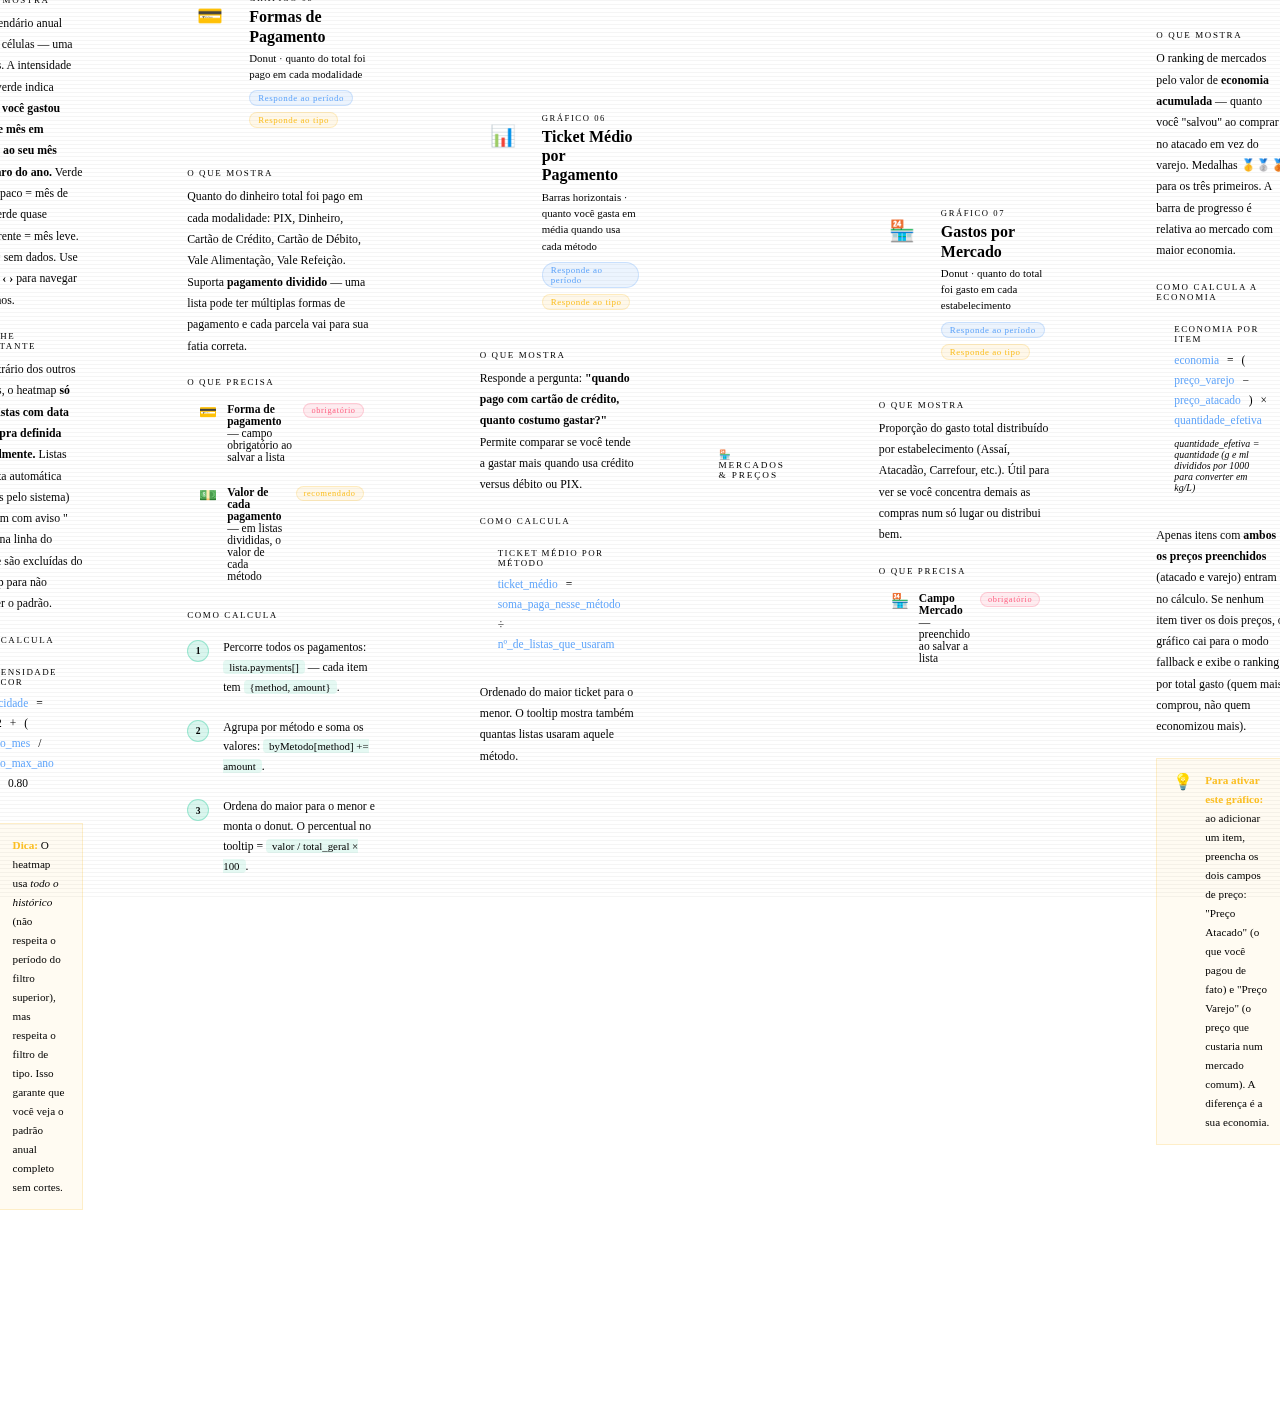
<file: ajuda.html>
<!DOCTYPE html>
<html lang="pt-BR" data-theme="dark">
<head>
<meta charset="UTF-8">
<meta name="viewport" content="width=device-width,initial-scale=1">
<title>Guia dos Gráficos · Lista Inteligente</title>
<link rel="stylesheet" href="styles.css">
<style>
/* ── PAGE SHELL ─────────────────────────────────────────────────── */
*,*::before,*::after{box-sizing:border-box;margin:0;padding:0}

body {
  font-family: var(--mono);
  background: var(--bg);
  color: var(--txt);
  min-height: 100vh;
  overflow-x: hidden;
}

/* scan-line texture overlay */
body::before {
  content:'';
  position:fixed;inset:0;pointer-events:none;
  background:repeating-linear-gradient(
    0deg,
    transparent,
    transparent 3px,
    rgba(0,0,0,.04) 3px,
    rgba(0,0,0,.04) 4px
  );
  z-index:0;
}

/* ── TOP NAV ────────────────────────────────────────────────────── */
.g-nav {
  position: sticky; top: 0; z-index: 100;
  background: var(--bg);
  border-bottom: 1px solid var(--ln2);
  display: flex; align-items: center; gap: 16px;
  padding: 12px 28px;
  backdrop-filter: blur(12px);
}
.g-nav-back {
  display: flex; align-items: center; gap: 7px;
  font-size: .72rem; color: var(--txt-2);
  text-decoration: none;
  padding: 5px 10px;
  border: 1px solid var(--ln2);
  border-radius: var(--rs);
  transition: border-color var(--t), color var(--t);
}
.g-nav-back:hover { border-color: var(--accent); color: var(--accent); }
.g-nav-title {
  font-size: .76rem; font-weight: 700;
  letter-spacing: .12em; text-transform: uppercase;
  color: var(--txt);
}
.g-nav-badge {
  margin-left: auto;
  font-size: .58rem; padding: 3px 9px;
  background: rgba(0,196,140,.12);
  color: var(--accent);
  border: 1px solid rgba(0,196,140,.25);
  border-radius: 20px;
  letter-spacing: .08em;
}

/* ── HERO ───────────────────────────────────────────────────────── */
.g-hero {
  padding: 56px 28px 40px;
  max-width: 860px; margin: 0 auto;
  position: relative; z-index: 1;
}
.g-hero-eyebrow {
  font-size: .6rem; letter-spacing: .2em; text-transform: uppercase;
  color: var(--accent); margin-bottom: 14px;
  display: flex; align-items: center; gap: 8px;
}
.g-hero-eyebrow::before {
  content: ''; display: block;
  width: 28px; height: 1px; background: var(--accent);
}
.g-hero h1 {
  font-size: clamp(1.6rem, 4vw, 2.6rem);
  font-weight: 800; line-height: 1.15;
  letter-spacing: -.02em;
  color: var(--txt);
  margin-bottom: 20px;
}
.g-hero h1 em {
  font-style: normal;
  color: var(--accent);
}
.g-hero-lead {
  font-size: .82rem; line-height: 1.8;
  color: var(--txt-2); max-width: 600px;
  font-family: var(--mono);
}
.g-hero-stats {
  display: flex; gap: 24px; margin-top: 32px; flex-wrap: wrap;
}
.g-hstat {
  display: flex; flex-direction: column; gap: 3px;
}
.g-hstat-val {
  font-size: 1.4rem; font-weight: 800; color: var(--txt);
  line-height: 1;
}
.g-hstat-lbl {
  font-size: .58rem; letter-spacing: .15em;
  text-transform: uppercase; color: var(--txt-3);
}

/* ── TOC ────────────────────────────────────────────────────────── */
.g-toc {
  max-width: 860px; margin: 0 auto 40px;
  padding: 0 28px;
  position: relative; z-index: 1;
}
.g-toc-inner {
  border: 1px solid var(--ln2);
  border-radius: var(--rc);
  padding: 20px 24px;
  background: var(--bg-card);
}
.g-toc-title {
  font-size: .62rem; letter-spacing: .18em;
  text-transform: uppercase; color: var(--txt-3);
  margin-bottom: 14px;
}
.g-toc-grid {
  display: grid;
  grid-template-columns: repeat(auto-fill, minmax(190px, 1fr));
  gap: 6px;
}
.g-toc-link {
  display: flex; align-items: center; gap: 8px;
  font-size: .68rem; color: var(--txt-2);
  text-decoration: none;
  padding: 6px 8px;
  border-radius: var(--rs);
  transition: background var(--t), color var(--t);
  white-space: nowrap; overflow: hidden; text-overflow: ellipsis;
}
.g-toc-link:hover { background: rgba(0,196,140,.08); color: var(--accent); }
.g-toc-link .toc-ico { font-size: .9rem; flex-shrink: 0; }
.g-toc-link .toc-num {
  font-size: .52rem; color: var(--txt-3);
  background: var(--bgr); border-radius: 4px;
  padding: 1px 5px; flex-shrink: 0;
}

/* ── SECTION DIVIDER ────────────────────────────────────────────── */
.g-section-label {
  max-width: 860px; margin: 48px auto 20px;
  padding: 0 28px;
  display: flex; align-items: center; gap: 14px;
  font-size: .58rem; letter-spacing: .2em;
  text-transform: uppercase; color: var(--txt-3);
  position: relative; z-index: 1;
}
.g-section-label::after {
  content: ''; flex: 1;
  height: 1px; background: var(--ln2);
}

/* ── CHART CARD ─────────────────────────────────────────────────── */
.g-card {
  max-width: 860px; margin: 0 auto 20px;
  padding: 0 28px;
  position: relative; z-index: 1;
}
.g-card-inner {
  background: var(--bg-card);
  border: 1px solid var(--ln2);
  border-radius: var(--rc);
  overflow: hidden;
  transition: border-color var(--t);
}
.g-card-inner:hover { border-color: rgba(0,196,140,.3); }

.g-card-head {
  display: flex; align-items: flex-start; gap: 16px;
  padding: 22px 24px 18px;
  border-bottom: 1px solid var(--ln2);
}
.g-card-ico-wrap {
  width: 46px; height: 46px; flex-shrink: 0;
  border-radius: 12px;
  display: flex; align-items: center; justify-content: center;
  font-size: 1.3rem;
  background: var(--bgr);
  border: 1px solid var(--ln2);
}
.g-card-meta { flex: 1; min-width: 0; }
.g-card-num {
  font-size: .54rem; letter-spacing: .18em;
  text-transform: uppercase; color: var(--txt-3);
  margin-bottom: 4px;
}
.g-card-name {
  font-size: 1rem; font-weight: 700;
  color: var(--txt); line-height: 1.2;
}
.g-card-tagline {
  font-size: .68rem; color: var(--txt-2);
  margin-top: 4px; line-height: 1.5;
}
.g-card-scope {
  display: flex; gap: 6px; flex-wrap: wrap; margin-top: 8px;
}
.g-tag {
  font-size: .56rem; padding: 2px 8px;
  border-radius: 20px;
  letter-spacing: .06em;
}
.g-tag-period { background: rgba(96,165,250,.12); color: #60A5FA; border: 1px solid rgba(96,165,250,.25); }
.g-tag-type   { background: rgba(251,191,36,.1);  color: #FBBF24; border: 1px solid rgba(251,191,36,.22); }
.g-tag-all    { background: rgba(0,196,140,.1);   color: var(--accent); border: 1px solid rgba(0,196,140,.22); }

.g-card-body { padding: 22px 24px; display: flex; flex-direction: column; gap: 20px; }

/* ── BLOCK: WHAT ────────────────────────────────────────────────── */
.g-block { display: flex; flex-direction: column; gap: 8px; }
.g-block-lbl {
  font-size: .56rem; letter-spacing: .18em;
  text-transform: uppercase; color: var(--txt-3);
  display: flex; align-items: center; gap: 8px;
}
.g-block-lbl::after {
  content: ''; flex: 1; height: 1px;
  background: var(--ln2);
}
.g-block-text {
  font-size: .74rem; line-height: 1.8;
  color: var(--txt-2);
}
.g-block-text strong { color: var(--txt); font-weight: 600; }

/* ── FORMULA BOX ────────────────────────────────────────────────── */
.g-formula {
  background: var(--bgr);
  border: 1px solid var(--ln2);
  border-left: 3px solid var(--accent);
  border-radius: 0 var(--rs) var(--rs) 0;
  padding: 14px 18px;
  display: flex; flex-direction: column; gap: 6px;
}
.g-formula-title {
  font-size: .56rem; letter-spacing: .16em;
  text-transform: uppercase; color: var(--accent);
  margin-bottom: 4px;
}
.g-formula-line {
  font-size: .72rem; color: var(--txt);
  font-family: var(--mono);
  display: flex; align-items: baseline; gap: 8px;
  flex-wrap: wrap;
}
.g-formula-line .op   { color: var(--txt-3); }
.g-formula-line .var  { color: #60A5FA; }
.g-formula-line .val  { color: var(--accent); }
.g-formula-line .note { font-size: .62rem; color: var(--txt-3); font-style: italic; }

/* ── INGREDIENTS LIST ───────────────────────────────────────────── */
.g-ingr { display: flex; flex-direction: column; gap: 7px; }
.g-ingr-row {
  display: flex; align-items: flex-start; gap: 10px;
  font-size: .72rem; color: var(--txt-2);
  padding: 8px 12px;
  background: var(--bgr);
  border: 1px solid var(--ln2);
  border-radius: var(--rs);
}
.g-ingr-ico { font-size: .9rem; flex-shrink: 0; margin-top: 1px; }
.g-ingr-label { font-weight: 600; color: var(--txt); margin-right: 4px; }
.g-ingr-req {
  margin-left: auto; flex-shrink: 0;
  font-size: .52rem; padding: 2px 7px;
  border-radius: 20px;
  letter-spacing: .08em;
}
.req-must { background: rgba(255,99,132,.12); color: #FF6384; border: 1px solid rgba(255,99,132,.25); }
.req-nice { background: rgba(251,191,36,.10); color: #FBBF24; border: 1px solid rgba(251,191,36,.22); }
.req-auto { background: rgba(148,163,184,.10); color: #94A3B8; border: 1px solid rgba(148,163,184,.2); }

/* ── STEPS ──────────────────────────────────────────────────────── */
.g-steps { display: flex; flex-direction: column; gap: 0; }
.g-step {
  display: flex; gap: 14px;
  padding: 10px 0;
  border-bottom: 1px dashed var(--ln2);
}
.g-step:last-child { border-bottom: none; }
.g-step-num {
  width: 22px; height: 22px; flex-shrink: 0;
  border-radius: 50%;
  background: rgba(0,196,140,.15);
  border: 1px solid rgba(0,196,140,.3);
  display: flex; align-items: center; justify-content: center;
  font-size: .6rem; font-weight: 700; color: var(--accent);
  margin-top: 2px;
}
.g-step-text {
  font-size: .73rem; line-height: 1.7; color: var(--txt-2);
}
.g-step-text strong { color: var(--txt); }
.g-step-text code {
  font-family: var(--mono);
  font-size: .68rem;
  background: rgba(0,196,140,.1);
  color: var(--accent);
  padding: 1px 6px; border-radius: 4px;
}

/* ── TIP BOX ────────────────────────────────────────────────────── */
.g-tip {
  display: flex; gap: 12px; align-items: flex-start;
  padding: 12px 16px;
  background: rgba(251,191,36,.06);
  border: 1px solid rgba(251,191,36,.2);
  border-radius: var(--rs);
}
.g-tip-ico { font-size: 1rem; flex-shrink: 0; margin-top: 1px; }
.g-tip-text { font-size: .70rem; line-height: 1.7; color: var(--txt-2); }
.g-tip-text strong { color: #FBBF24; }

/* ── EXAMPLE ROW (mini visual) ──────────────────────────────────── */
.g-example {
  background: var(--bgr);
  border: 1px solid var(--ln2);
  border-radius: var(--rs);
  padding: 14px 16px;
}
.g-example-title {
  font-size: .56rem; letter-spacing: .16em;
  text-transform: uppercase; color: var(--txt-3);
  margin-bottom: 12px;
}
.g-ex-bars { display: flex; gap: 4px; align-items: flex-end; height: 48px; }
.g-ex-bar {
  flex: 1; border-radius: 3px 3px 0 0;
  background: rgba(0,196,140,.35);
  transition: background var(--t);
  position: relative;
}
.g-ex-bar.peak { background: rgba(0,196,140,.92); }
.g-ex-bar::after {
  content: attr(data-v);
  position: absolute; bottom: -18px; left: 50%;
  transform: translateX(-50%);
  font-size: .52rem; color: var(--txt-3);
  white-space: nowrap;
}
.g-ex-bar-wrap { overflow: visible; padding-bottom: 22px; }

/* ── CONFIDENCE CHIP ────────────────────────────────────────────── */
.g-conf-row {
  display: flex; gap: 8px; flex-wrap: wrap;
}
.g-conf-chip {
  display: flex; align-items: center; gap: 6px;
  padding: 6px 12px;
  border-radius: var(--rs);
  border: 1px solid var(--ln2);
  font-size: .66rem;
}
.conf-high { background: rgba(0,196,140,.08); color: var(--accent); border-color: rgba(0,196,140,.25); }
.conf-med  { background: rgba(251,191,36,.08); color: #FBBF24;    border-color: rgba(251,191,36,.25); }
.conf-low  { background: rgba(255,99,132,.08); color: #FF6384;    border-color: rgba(255,99,132,.25); }

/* ── BOTTOM CTA ─────────────────────────────────────────────────── */
.g-cta {
  max-width: 860px; margin: 48px auto 0;
  padding: 0 28px 64px;
  position: relative; z-index: 1;
}
.g-cta-inner {
  background: var(--bg-card);
  border: 1px solid var(--ln2);
  border-radius: var(--rc);
  padding: 36px 32px;
  display: flex; align-items: center; gap: 24px;
  flex-wrap: wrap;
}
.g-cta-text h3 { font-size: 1rem; font-weight: 700; color: var(--txt); margin-bottom: 6px; }
.g-cta-text p  { font-size: .72rem; color: var(--txt-2); line-height: 1.6; }
.g-cta-btn {
  margin-left: auto;
  padding: 10px 22px;
  background: var(--accent);
  color: #000; font-family: var(--mono); font-size: .72rem; font-weight: 700;
  border: none; border-radius: var(--rs); cursor: pointer;
  text-decoration: none;
  white-space: nowrap;
  transition: opacity var(--t);
}
.g-cta-btn:hover { opacity: .85; }

/* ── SCROLLBAR ──────────────────────────────────────────────────── */
::-webkit-scrollbar { width: 6px; height: 6px; }
::-webkit-scrollbar-track { background: transparent; }
::-webkit-scrollbar-thumb { background: var(--ln2); border-radius: 3px; }
::-webkit-scrollbar-thumb:hover { background: var(--accent); }

/* ── RESPONSIVE ─────────────────────────────────────────────────── */
@media(max-width:600px) {
  .g-nav { padding: 10px 14px; }
  .g-hero, .g-toc, .g-card, .g-section-label, .g-cta { padding-left: 14px; padding-right: 14px; }
  .g-card-head { padding: 16px; }
  .g-card-body { padding: 16px; }
  .g-toc-grid  { grid-template-columns: 1fr 1fr; }
  .g-hero h1   { font-size: 1.6rem; }
  .g-cta-btn   { margin-left: 0; }
}
</style>
</head>
<body>

<!-- NAV -->
<nav class="g-nav">
  <a class="g-nav-back" href="dashboard.html">← Dashboard</a>
  <span class="g-nav-title">Guia de Gráficos</span>
  <span class="g-nav-badge">13 gráficos</span>
</nav>

<!-- HERO -->
<header class="g-hero">
  <div class="g-hero-eyebrow">Documentação interna · v3.0</div>
  <h1>Como cada gráfico<br><em>chega no resultado</em></h1>
  <p class="g-hero-lead">
    Entenda de onde vêm os números, qual dado alimenta cada visualização,
    como as fórmulas funcionam e o que você precisa registrar para que
    o dashboard faça sentido no seu dia a dia.
  </p>
  <div class="g-hero-stats">
    <div class="g-hstat"><span class="g-hstat-val">13</span><span class="g-hstat-lbl">Gráficos</span></div>
    <div class="g-hstat"><span class="g-hstat-val">4</span><span class="g-hstat-lbl">Seções</span></div>
    <div class="g-hstat"><span class="g-hstat-val">2</span><span class="g-hstat-lbl">Algoritmos preditivos</span></div>
    <div class="g-hstat"><span class="g-hstat-val">1</span><span class="g-hstat-lbl">Fonte de dados</span></div>
  </div>
</header>

<!-- TOC -->
<section class="g-toc">
  <div class="g-toc-inner">
    <div class="g-toc-title">Índice rápido</div>
    <div class="g-toc-grid">
      <a class="g-toc-link" href="#s01"><span class="toc-ico">📊</span><span class="toc-num">01</span> Gasto Mensal</a>
      <a class="g-toc-link" href="#s02"><span class="toc-ico">📈</span><span class="toc-num">02</span> Evolução de Gastos</a>
      <a class="g-toc-link" href="#s03"><span class="toc-ico">🏷️</span><span class="toc-num">03</span> Gastos por Categoria</a>
      <a class="g-toc-link" href="#s04"><span class="toc-ico">🌡️</span><span class="toc-num">04</span> Mapa de Calor</a>
      <a class="g-toc-link" href="#s05"><span class="toc-ico">💳</span><span class="toc-num">05</span> Formas de Pagamento</a>
      <a class="g-toc-link" href="#s06"><span class="toc-ico">📊</span><span class="toc-num">06</span> Ticket Médio</a>
      <a class="g-toc-link" href="#s07"><span class="toc-ico">🏪</span><span class="toc-num">07</span> Gastos por Mercado</a>
      <a class="g-toc-link" href="#s08"><span class="toc-ico">🥇</span><span class="toc-num">08</span> Economia por Mercado</a>
      <a class="g-toc-link" href="#s09"><span class="toc-ico">📉</span><span class="toc-num">09</span> Tendência de Inflação</a>
      <a class="g-toc-link" href="#s10"><span class="toc-ico">🔮</span><span class="toc-num">10</span> Previsão do Próximo Mês</a>
      <a class="g-toc-link" href="#s11"><span class="toc-ico">💹</span><span class="toc-num">11</span> Evolução de Preços</a>
      <a class="g-toc-link" href="#s12"><span class="toc-ico">📦</span><span class="toc-num">12</span> Top Produtos</a>
      <a class="g-toc-link" href="#s13"><span class="toc-ico">🕒</span><span class="toc-num">13</span> Linha do Tempo</a>
    </div>
  </div>
</section>

<!-- ════ SEÇÃO 1 · GASTOS ══════════════════════════════════════════ -->
<div class="g-section-label">💰 Gastos &amp; Evolução</div>

<!-- 01 GASTO MENSAL -->
<div class="g-card" id="s01">
  <div class="g-card-inner">
    <div class="g-card-head">
      <div class="g-card-ico-wrap">📊</div>
      <div class="g-card-meta">
        <div class="g-card-num">Gráfico 01</div>
        <div class="g-card-name">Gasto Mensal</div>
        <div class="g-card-tagline">Barras verticais agrupadas por mês · barra mais brilhante = mês de pico</div>
        <div class="g-card-scope">
          <span class="g-tag g-tag-period">Responde ao período</span>
          <span class="g-tag g-tag-type">Responde ao tipo</span>
        </div>
      </div>
    </div>
    <div class="g-card-body">
      <div class="g-block">
        <div class="g-block-lbl">O que mostra</div>
        <div class="g-block-text">
          O total gasto em compras a cada mês. Cada barra representa <strong>a soma de todas as listas</strong>
          salvas naquele mês. A barra mais verde e opaca é automaticamente o mês com o maior gasto.
          O tooltip mostra também a variação percentual em relação ao mês anterior — útil para notar tendências.
        </div>
      </div>
      <div class="g-block">
        <div class="g-block-lbl">O que precisa</div>
        <div class="g-ingr">
          <div class="g-ingr-row">
            <span class="g-ingr-ico">🗓️</span>
            <span><span class="g-ingr-label">Data de compra</span> — definida no campo "Data de Compra" ao salvar</span>
            <span class="g-ingr-req req-must">obrigatório</span>
          </div>
          <div class="g-ingr-row">
            <span class="g-ingr-ico">💰</span>
            <span><span class="g-ingr-label">Total da lista</span> — soma automática dos preços dos itens</span>
            <span class="g-ingr-req req-must">obrigatório</span>
          </div>
        </div>
      </div>
      <div class="g-block">
        <div class="g-block-lbl">Como calcula</div>
        <div class="g-steps">
          <div class="g-step"><div class="g-step-num">1</div><div class="g-step-text">Pega todas as listas no <strong>período selecionado</strong> (filtro de datas ou predefinido).</div></div>
          <div class="g-step"><div class="g-step-num">2</div><div class="g-step-text">Agrupa por <code>AAAA-MM</code> (chave ano-mês) e soma os totais: <code>byMes[chave] += lista.total</code>.</div></div>
          <div class="g-step"><div class="g-step-num">3</div><div class="g-step-text">Ordena as chaves cronologicamente e renderiza uma barra para cada mês.</div></div>
          <div class="g-step"><div class="g-step-num">4</div><div class="g-step-text">A variação <code>Δ%</code> no tooltip é <code>(mês atual − mês anterior) / mês anterior × 100</code>.</div></div>
        </div>
      </div>
      <div class="g-tip">
        <span class="g-tip-ico">💡</span>
        <span class="g-tip-text"><strong>Dica:</strong> Use sempre o campo "Data de Compra" ao salvar. Se não preencher, o sistema usa a data em que a lista foi criada, que pode não refletir quando você foi ao mercado de fato.</span>
      </div>
    </div>
  </div>
</div>

<!-- 02 EVOLUÇÃO DE GASTOS -->
<div class="g-card" id="s02">
  <div class="g-card-inner">
    <div class="g-card-head">
      <div class="g-card-ico-wrap">📈</div>
      <div class="g-card-meta">
        <div class="g-card-num">Gráfico 02</div>
        <div class="g-card-name">Evolução de Gastos</div>
        <div class="g-card-tagline">Linha acumulada (azul) + barras por lista (verde) · eixos duplos</div>
        <div class="g-card-scope">
          <span class="g-tag g-tag-period">Responde ao período</span>
          <span class="g-tag g-tag-type">Responde ao tipo</span>
        </div>
      </div>
    </div>
    <div class="g-card-body">
      <div class="g-block">
        <div class="g-block-lbl">O que mostra</div>
        <div class="g-block-text">
          <strong>Duas informações simultâneas:</strong> as barras verdes mostram o valor de cada lista individualmente;
          a linha azul mostra o <strong>acumulado total</strong> crescendo ao longo do tempo.
          Eixo Y esquerdo = acumulado; eixo Y direito = valor por lista.
          Ótimo para ver se os gastos individuais estão crescendo ou se o acumulado acelera.
        </div>
      </div>
      <div class="g-block">
        <div class="g-block-lbl">Como calcula</div>
        <div class="g-steps">
          <div class="g-step"><div class="g-step-num">1</div><div class="g-step-text">Ordena todas as listas do período <strong>cronologicamente</strong> pela data de compra.</div></div>
          <div class="g-step"><div class="g-step-num">2</div><div class="g-step-text">Para cada lista, adiciona ao acumulado: <code>acumulado += lista.total</code> — gera a linha azul.</div></div>
          <div class="g-step"><div class="g-step-num">3</div><div class="g-step-text">Os valores individuais de cada lista viram as barras verdes no eixo Y2.</div></div>
        </div>
      </div>
      <div class="g-tip">
        <span class="g-tip-ico">💡</span>
        <span class="g-tip-text"><strong>Interpretação:</strong> Se a linha azul cresce em degraus cada vez maiores, suas compras individuais estão ficando mais caras. Degraus constantes significam gastos estáveis.</span>
      </div>
    </div>
  </div>
</div>

<!-- 03 CATEGORIAS -->
<div class="g-card" id="s03">
  <div class="g-card-inner">
    <div class="g-card-head">
      <div class="g-card-ico-wrap">🏷️</div>
      <div class="g-card-meta">
        <div class="g-card-num">Gráfico 03</div>
        <div class="g-card-name">Gastos por Categoria</div>
        <div class="g-card-tagline">Donut · cada fatia = uma categoria de produto</div>
        <div class="g-card-scope">
          <span class="g-tag g-tag-period">Responde ao período</span>
          <span class="g-tag g-tag-type">Responde ao tipo</span>
        </div>
      </div>
    </div>
    <div class="g-card-body">
      <div class="g-block">
        <div class="g-block-lbl">O que mostra</div>
        <div class="g-block-text">
          A distribuição do dinheiro entre as categorias dos <strong>itens</strong> (ex.: Hortifruti, Carnes, Laticínios…).
          Diferente dos outros gráficos que operam no nível da lista, este <strong>desce ao nível do item</strong>,
          calculando o custo de cada produto e agrupando por categoria.
        </div>
      </div>
      <div class="g-block">
        <div class="g-block-lbl">O que precisa</div>
        <div class="g-ingr">
          <div class="g-ingr-row">
            <span class="g-ingr-ico">🏷️</span>
            <span><span class="g-ingr-label">Categoria do item</span> — campo "Categoria" de cada produto</span>
            <span class="g-ingr-req req-must">obrigatório</span>
          </div>
          <div class="g-ingr-row">
            <span class="g-ingr-ico">💲</span>
            <span><span class="g-ingr-label">Preço do item</span> — preço atacado ou varejo do produto</span>
            <span class="g-ingr-req req-must">obrigatório</span>
          </div>
        </div>
      </div>
      <div class="g-block">
        <div class="g-block-lbl">Como calcula</div>
        <div class="g-formula">
          <div class="g-formula-title">Custo do item</div>
          <div class="g-formula-line">
            <span class="var">custo</span>
            <span class="op">=</span>
            <span class="var">preço_atacado</span>
            <span class="op">×</span>
            <span class="var">quantidade</span>
            <span class="note">(se unidade em g/ml, divide por 1000 primeiro)</span>
          </div>
        </div>
        <div class="g-block-text" style="margin-top:10px">
          Se não há preço de atacado, usa o de varejo. O custo de cada item é somado por categoria.
          Itens com preço zero são ignorados.
        </div>
      </div>
    </div>
  </div>
</div>

<!-- ════ SEÇÃO 2 · COMPORTAMENTO ══════════════════════════════════ -->
<div class="g-section-label">🗺️ Comportamento &amp; Hábitos</div>

<!-- 04 HEATMAP -->
<div class="g-card" id="s04">
  <div class="g-card-inner">
    <div class="g-card-head">
      <div class="g-card-ico-wrap">🌡️</div>
      <div class="g-card-meta">
        <div class="g-card-num">Gráfico 04</div>
        <div class="g-card-name">Mapa de Calor Mensal</div>
        <div class="g-card-tagline">12 células mensais · intensidade verde = proporção do gasto máximo</div>
        <div class="g-card-scope">
          <span class="g-tag g-tag-all">Todo o histórico</span>
          <span class="g-tag g-tag-type">Responde ao tipo</span>
        </div>
      </div>
    </div>
    <div class="g-card-body">
      <div class="g-block">
        <div class="g-block-lbl">O que mostra</div>
        <div class="g-block-text">
          Um calendário anual com 12 células — uma por mês. A intensidade da cor verde indica
          <strong>quanto você gastou naquele mês em relação ao seu mês mais caro do ano.</strong>
          Verde muito opaco = mês de pico. Verde quase transparente = mês leve. Cinza = sem dados.
          Use as setas <strong>‹ ›</strong> para navegar entre anos.
        </div>
      </div>
      <div class="g-block">
        <div class="g-block-lbl">Detalhe importante</div>
        <div class="g-block-text">
          Ao contrário dos outros gráficos, o heatmap <strong>só conta listas com data de compra definida manualmente.</strong>
          Listas com data automática (geradas pelo sistema) aparecem com aviso "(auto)" na linha do tempo
          e são excluídas do heatmap para não distorcer o padrão.
        </div>
      </div>
      <div class="g-block">
        <div class="g-block-lbl">Como calcula</div>
        <div class="g-formula">
          <div class="g-formula-title">Intensidade da cor</div>
          <div class="g-formula-line">
            <span class="var">opacidade</span>
            <span class="op">=</span>
            <span class="val">0.12</span>
            <span class="op">+</span>
            <span class="op">(</span><span class="var">gasto_mes</span> <span class="op">/</span> <span class="var">gasto_max_ano</span><span class="op">)</span>
            <span class="op">×</span>
            <span class="val">0.80</span>
          </div>
        </div>
      </div>
      <div class="g-tip">
        <span class="g-tip-ico">💡</span>
        <span class="g-tip-text"><strong>Dica:</strong> O heatmap usa <em>todo o histórico</em> (não respeita o período do filtro superior), mas respeita o filtro de tipo. Isso garante que você veja o padrão anual completo sem cortes.</span>
      </div>
    </div>
  </div>
</div>

<!-- 05 PAGAMENTOS DONUT -->
<div class="g-card" id="s05">
  <div class="g-card-inner">
    <div class="g-card-head">
      <div class="g-card-ico-wrap">💳</div>
      <div class="g-card-meta">
        <div class="g-card-num">Gráfico 05</div>
        <div class="g-card-name">Formas de Pagamento</div>
        <div class="g-card-tagline">Donut · quanto do total foi pago em cada modalidade</div>
        <div class="g-card-scope">
          <span class="g-tag g-tag-period">Responde ao período</span>
          <span class="g-tag g-tag-type">Responde ao tipo</span>
        </div>
      </div>
    </div>
    <div class="g-card-body">
      <div class="g-block">
        <div class="g-block-lbl">O que mostra</div>
        <div class="g-block-text">
          Quanto do dinheiro total foi pago em cada modalidade: PIX, Dinheiro, Cartão de Crédito,
          Cartão de Débito, Vale Alimentação, Vale Refeição. Suporta <strong>pagamento dividido</strong> —
          uma lista pode ter múltiplas formas de pagamento e cada parcela vai para sua fatia correta.
        </div>
      </div>
      <div class="g-block">
        <div class="g-block-lbl">O que precisa</div>
        <div class="g-ingr">
          <div class="g-ingr-row">
            <span class="g-ingr-ico">💳</span>
            <span><span class="g-ingr-label">Forma de pagamento</span> — campo obrigatório ao salvar a lista</span>
            <span class="g-ingr-req req-must">obrigatório</span>
          </div>
          <div class="g-ingr-row">
            <span class="g-ingr-ico">💵</span>
            <span><span class="g-ingr-label">Valor de cada pagamento</span> — em listas divididas, o valor de cada método</span>
            <span class="g-ingr-req req-nice">recomendado</span>
          </div>
        </div>
      </div>
      <div class="g-block">
        <div class="g-block-lbl">Como calcula</div>
        <div class="g-steps">
          <div class="g-step"><div class="g-step-num">1</div><div class="g-step-text">Percorre todos os pagamentos: <code>lista.payments[]</code> — cada item tem <code>{method, amount}</code>.</div></div>
          <div class="g-step"><div class="g-step-num">2</div><div class="g-step-text">Agrupa por método e soma os valores: <code>byMetodo[method] += amount</code>.</div></div>
          <div class="g-step"><div class="g-step-num">3</div><div class="g-step-text">Ordena do maior para o menor e monta o donut. O percentual no tooltip = <code>valor / total_geral × 100</code>.</div></div>
        </div>
      </div>
    </div>
  </div>
</div>

<!-- 06 TICKET MÉDIO -->
<div class="g-card" id="s06">
  <div class="g-card-inner">
    <div class="g-card-head">
      <div class="g-card-ico-wrap">📊</div>
      <div class="g-card-meta">
        <div class="g-card-num">Gráfico 06</div>
        <div class="g-card-name">Ticket Médio por Pagamento</div>
        <div class="g-card-tagline">Barras horizontais · quanto você gasta em média quando usa cada método</div>
        <div class="g-card-scope">
          <span class="g-tag g-tag-period">Responde ao período</span>
          <span class="g-tag g-tag-type">Responde ao tipo</span>
        </div>
      </div>
    </div>
    <div class="g-card-body">
      <div class="g-block">
        <div class="g-block-lbl">O que mostra</div>
        <div class="g-block-text">
          Responde a pergunta: <strong>"quando pago com cartão de crédito, quanto costumo gastar?"</strong>
          Permite comparar se você tende a gastar mais quando usa crédito versus débito ou PIX.
        </div>
      </div>
      <div class="g-block">
        <div class="g-block-lbl">Como calcula</div>
        <div class="g-formula">
          <div class="g-formula-title">Ticket médio por método</div>
          <div class="g-formula-line">
            <span class="var">ticket_médio</span>
            <span class="op">=</span>
            <span class="var">soma_paga_nesse_método</span>
            <span class="op">÷</span>
            <span class="var">nº_de_listas_que_usaram</span>
          </div>
        </div>
        <div class="g-block-text" style="margin-top:10px">
          Ordenado do maior ticket para o menor. O tooltip mostra também quantas listas usaram aquele método.
        </div>
      </div>
    </div>
  </div>
</div>

<!-- ════ SEÇÃO 3 · MERCADO ════════════════════════════════════════ -->
<div class="g-section-label">🏪 Mercados &amp; Preços</div>

<!-- 07 MERCADO DONUT -->
<div class="g-card" id="s07">
  <div class="g-card-inner">
    <div class="g-card-head">
      <div class="g-card-ico-wrap">🏪</div>
      <div class="g-card-meta">
        <div class="g-card-num">Gráfico 07</div>
        <div class="g-card-name">Gastos por Mercado</div>
        <div class="g-card-tagline">Donut · quanto do total foi gasto em cada estabelecimento</div>
        <div class="g-card-scope">
          <span class="g-tag g-tag-period">Responde ao período</span>
          <span class="g-tag g-tag-type">Responde ao tipo</span>
        </div>
      </div>
    </div>
    <div class="g-card-body">
      <div class="g-block">
        <div class="g-block-lbl">O que mostra</div>
        <div class="g-block-text">
          Proporção do gasto total distribuído por estabelecimento (Assaí, Atacadão, Carrefour, etc.).
          Útil para ver se você concentra demais as compras num só lugar ou distribui bem.
        </div>
      </div>
      <div class="g-block">
        <div class="g-block-lbl">O que precisa</div>
        <div class="g-ingr">
          <div class="g-ingr-row">
            <span class="g-ingr-ico">🏪</span>
            <span><span class="g-ingr-label">Campo Mercado</span> — preenchido ao salvar a lista</span>
            <span class="g-ingr-req req-must">obrigatório</span>
          </div>
        </div>
      </div>
    </div>
  </div>
</div>

<!-- 08 ECONOMIA POR MERCADO -->
<div class="g-card" id="s08">
  <div class="g-card-inner">
    <div class="g-card-head">
      <div class="g-card-ico-wrap">🥇</div>
      <div class="g-card-meta">
        <div class="g-card-num">Gráfico 08</div>
        <div class="g-card-name">Economia por Mercado</div>
        <div class="g-card-tagline">Ranking com barras de progresso · mostra onde você economiza mais</div>
        <div class="g-card-scope">
          <span class="g-tag g-tag-period">Responde ao período</span>
          <span class="g-tag g-tag-type">Responde ao tipo</span>
        </div>
      </div>
    </div>
    <div class="g-card-body">
      <div class="g-block">
        <div class="g-block-lbl">O que mostra</div>
        <div class="g-block-text">
          O ranking de mercados pelo valor de <strong>economia acumulada</strong> —
          quanto você "salvou" ao comprar no atacado em vez do varejo.
          Medalhas 🥇🥈🥉 para os três primeiros. A barra de progresso é relativa ao mercado com maior economia.
        </div>
      </div>
      <div class="g-block">
        <div class="g-block-lbl">Como calcula a economia</div>
        <div class="g-formula">
          <div class="g-formula-title">Economia por item</div>
          <div class="g-formula-line">
            <span class="var">economia</span>
            <span class="op">=</span>
            <span class="op">(</span><span class="var">preço_varejo</span> <span class="op">−</span> <span class="var">preço_atacado</span><span class="op">)</span>
            <span class="op">×</span>
            <span class="var">quantidade_efetiva</span>
          </div>
          <div class="g-formula-line" style="margin-top:6px">
            <span class="note">quantidade_efetiva = quantidade (g e ml divididos por 1000 para converter em kg/L)</span>
          </div>
        </div>
        <div class="g-block-text" style="margin-top:10px">
          Apenas itens com <strong>ambos os preços preenchidos</strong> (atacado e varejo) entram no cálculo.
          Se nenhum item tiver os dois preços, o gráfico cai para o modo fallback e exibe
          o ranking por total gasto (quem mais comprou, não quem economizou mais).
        </div>
      </div>
      <div class="g-tip">
        <span class="g-tip-ico">💡</span>
        <span class="g-tip-text"><strong>Para ativar este gráfico:</strong> ao adicionar um item, preencha os dois campos de preço: "Preço Atacado" (o que você pagou de fato) e "Preço Varejo" (o preço que custaria num mercado comum). A diferença é a sua economia.</span>
      </div>
    </div>
  </div>
</div>

<!-- 11 EVOLUÇÃO DE PREÇOS -->
<div class="g-card" id="s11">
  <div class="g-card-inner">
    <div class="g-card-head">
      <div class="g-card-ico-wrap">💹</div>
      <div class="g-card-meta">
        <div class="g-card-num">Gráfico 11</div>
        <div class="g-card-name">Evolução de Preços dos Produtos</div>
        <div class="g-card-tagline">Barras horizontais · top 8 produtos com maior variação de preço</div>
        <div class="g-card-scope">
          <span class="g-tag g-tag-all">Todo o histórico</span>
          <span class="g-tag g-tag-type">Responde ao tipo</span>
        </div>
      </div>
    </div>
    <div class="g-card-body">
      <div class="g-block">
        <div class="g-block-lbl">O que mostra</div>
        <div class="g-block-text">
          Os produtos cujo preço <strong>mais subiu ou desceu</strong> ao longo de todo o histórico.
          Cada linha mostra: nome do produto, preço na primeira compra → preço na última,
          e a variação percentual (verde = barateou, vermelho = encareceu).
        </div>
      </div>
      <div class="g-block">
        <div class="g-block-lbl">O que precisa</div>
        <div class="g-ingr">
          <div class="g-ingr-row">
            <span class="g-ingr-ico">💲</span>
            <span><span class="g-ingr-label">Preço do item</span> — atacado (preferido) ou varejo</span>
            <span class="g-ingr-req req-must">obrigatório</span>
          </div>
          <div class="g-ingr-row">
            <span class="g-ingr-ico">🔁</span>
            <span><span class="g-ingr-label">Pelo menos 2 compras do mesmo produto</span> — para calcular tendência</span>
            <span class="g-ingr-req req-must">obrigatório</span>
          </div>
        </div>
      </div>
      <div class="g-block">
        <div class="g-block-lbl">Como calcula</div>
        <div class="g-steps">
          <div class="g-step"><div class="g-step-num">1</div><div class="g-step-text">Varre todos os itens de todo o histórico. Normaliza o nome para minúsculas para agrupar variações de escrita do mesmo produto.</div></div>
          <div class="g-step"><div class="g-step-num">2</div><div class="g-step-text">Para cada produto, coleta os preços com suas datas. Usa preço atacado; se zero, usa varejo.</div></div>
          <div class="g-step"><div class="g-step-num">3</div><div class="g-step-text">Ordena por data, compara primeiro e último preço:
            <code>variação% = (último − primeiro) / primeiro × 100</code></div></div>
          <div class="g-step"><div class="g-step-num">4</div><div class="g-step-text">Descarta produtos com 1 só registro (sem tendência). Ordena pela <strong>variação absoluta</strong> e pega os top 8 movedores.</div></div>
        </div>
      </div>
    </div>
  </div>
</div>

<!-- ════ SEÇÃO 4 · INTELIGÊNCIA ═══════════════════════════════════ -->
<div class="g-section-label">🤖 Análise &amp; Inteligência Preditiva</div>

<!-- 09 INFLAÇÃO -->
<div class="g-card" id="s09">
  <div class="g-card-inner">
    <div class="g-card-head">
      <div class="g-card-ico-wrap">📉</div>
      <div class="g-card-meta">
        <div class="g-card-num">Gráfico 09</div>
        <div class="g-card-name">Tendência de Inflação Pessoal</div>
        <div class="g-card-tagline">Linha dupla · gasto médio/mês + variação % acumulada desde o início</div>
        <div class="g-card-scope">
          <span class="g-tag g-tag-all">Todo o histórico</span>
          <span class="g-tag g-tag-type">Responde ao tipo</span>
        </div>
      </div>
    </div>
    <div class="g-card-body">
      <div class="g-block">
        <div class="g-block-lbl">O que mostra</div>
        <div class="g-block-text">
          A <strong>inflação "da sua casa"</strong> — o quanto o seu gasto médio mensal aumentou (ou diminuiu)
          ao longo do tempo comparado ao seu mês de referência (o primeiro mês registrado).
          A linha colorida mostra o gasto médio por mês; a linha roxa tênue mostra a variação percentual
          acumulada desde a primeira compra.
        </div>
      </div>
      <div class="g-block">
        <div class="g-block-lbl">Como calcula</div>
        <div class="g-steps">
          <div class="g-step"><div class="g-step-num">1</div><div class="g-step-text">Agrupa todas as listas por mês e calcula o <strong>gasto médio</strong> de cada mês: <code>total_do_mês / número_de_listas_no_mês</code>.</div></div>
          <div class="g-step"><div class="g-step-num">2</div><div class="g-step-text">O <strong>primeiro mês</strong> com dados é a base (100%). Variação = <code>(média_atual − média_base) / média_base × 100</code>.</div></div>
          <div class="g-step"><div class="g-step-num">3</div><div class="g-step-text">Cor da linha: <strong>vermelha</strong> se o último mês está acima da base (inflação), <strong>verde</strong> se abaixo (deflação).</div></div>
        </div>
      </div>
      <div class="g-block">
        <div class="g-block-lbl">Mínimo necessário</div>
        <div class="g-ingr">
          <div class="g-ingr-row">
            <span class="g-ingr-ico">📅</span>
            <span>Listas salvas em <span class="g-ingr-label">pelo menos 2 meses diferentes</span> — sem isso o gráfico não tem ponto de comparação</span>
            <span class="g-ingr-req req-must">obrigatório</span>
          </div>
        </div>
      </div>
      <div class="g-tip">
        <span class="g-tip-ico">💡</span>
        <span class="g-tip-text"><strong>Atenção:</strong> este gráfico usa o gasto médio por mês, não o total. Se você fez 4 compras pequenas num mês e 1 grande em outro, os valores podem parecer inconsistentes. O objetivo é medir o padrão, não o volume.</span>
      </div>
    </div>
  </div>
</div>

<!-- 10 PREVISÃO -->
<div class="g-card" id="s10">
  <div class="g-card-inner">
    <div class="g-card-head">
      <div class="g-card-ico-wrap">🔮</div>
      <div class="g-card-meta">
        <div class="g-card-num">Gráfico 10</div>
        <div class="g-card-name">Previsão do Próximo Mês</div>
        <div class="g-card-tagline">Média móvel ponderada · os meses mais recentes pesam mais</div>
        <div class="g-card-scope">
          <span class="g-tag g-tag-all">Todo o histórico</span>
          <span class="g-tag g-tag-type">Responde ao tipo</span>
        </div>
      </div>
    </div>
    <div class="g-card-body">
      <div class="g-block">
        <div class="g-block-lbl">O que mostra</div>
        <div class="g-block-text">
          Uma estimativa de quanto você vai gastar no próximo mês, calculada com base nos últimos
          meses de histórico. Mostra também: o indicador de <strong>confiança</strong> da previsão
          (depende de quantos meses de dados existem) e a <strong>tendência</strong> (se o próximo mês
          deve ser maior ou menor que o atual).
        </div>
      </div>
      <div class="g-block">
        <div class="g-block-lbl">Como calcula — Média Móvel Ponderada</div>
        <div class="g-formula">
          <div class="g-formula-title">Fórmula com janela de 3 meses</div>
          <div class="g-formula-line">
            <span class="var">prev</span>
            <span class="op">=</span>
            <span class="op">(</span>
            <span class="var">mês_3</span><span class="op">×</span><span class="val">1</span>
            <span class="op">+</span>
            <span class="var">mês_2</span><span class="op">×</span><span class="val">2</span>
            <span class="op">+</span>
            <span class="var">mês_1</span><span class="op">×</span><span class="val">3</span>
            <span class="op">)</span>
            <span class="op">÷</span>
            <span class="val">6</span>
            <span class="note">(mês_1 = mais recente)</span>
          </div>
        </div>
        <div class="g-block-text" style="margin-top:10px">
          Os pesos são <strong>1, 2, 3</strong> — o mês mais recente pesa três vezes mais que o mais antigo.
          Com menos de 3 meses disponíveis, usa o que tiver (janela menor). Com 2 meses: pesos 1 e 2.
        </div>
      </div>
      <div class="g-block">
        <div class="g-block-lbl">Nível de confiança</div>
        <div class="g-conf-row">
          <div class="g-conf-chip conf-high">🟢 Alta — 6+ meses de histórico</div>
          <div class="g-conf-chip conf-med">🟡 Média — 4 a 5 meses</div>
          <div class="g-conf-chip conf-low">🔴 Baixa — 2 a 3 meses</div>
        </div>
        <div class="g-block-text" style="margin-top:12px">
          Com menos dados, eventos pontuais (Natal, volta às aulas) distorcem muito a média.
          A confiança alta significa que o padrão de gastos está estabilizado em histórico suficiente.
        </div>
      </div>
      <div class="g-tip">
        <span class="g-tip-ico">🔮</span>
        <span class="g-tip-text"><strong>Exemplo prático:</strong> se você gastou R$ 800 há 3 meses, R$ 950 há 2 meses e R$ 1.000 no mês passado, a previsão é <code>(800×1 + 950×2 + 1000×3) / 6 = R$ 958,33</code>. A tendência seta indica se R$ 958 é maior ou menor que o último mês (R$ 1.000).</span>
      </div>
    </div>
  </div>
</div>

<!-- ════ SEÇÃO 5 · LISTAS E PRODUTOS ══════════════════════════════ -->
<div class="g-section-label">📦 Produtos &amp; Listas</div>

<!-- 12 TOP PRODUTOS -->
<div class="g-card" id="s12">
  <div class="g-card-inner">
    <div class="g-card-head">
      <div class="g-card-ico-wrap">📦</div>
      <div class="g-card-meta">
        <div class="g-card-num">Gráfico 12</div>
        <div class="g-card-name">Top Produtos por Preço</div>
        <div class="g-card-tagline">Tabela com barra de progresso · os 12 produtos que mais pesam no bolso</div>
        <div class="g-card-scope">
          <span class="g-tag g-tag-period">Responde ao período</span>
          <span class="g-tag g-tag-type">Responde ao tipo</span>
        </div>
      </div>
    </div>
    <div class="g-card-body">
      <div class="g-block">
        <div class="g-block-lbl">O que mostra</div>
        <div class="g-block-text">
          Os 12 produtos nos quais você <strong>mais gastou no total</strong> dentro do período selecionado.
          Para cada produto: posição no ranking (🥇🥈🥉 para os três primeiros), total gasto,
          quantidade acumulada comprada e a barra de progresso indica a proporção em relação ao produto mais caro.
        </div>
      </div>
      <div class="g-block">
        <div class="g-block-lbl">O que precisa</div>
        <div class="g-ingr">
          <div class="g-ingr-row">
            <span class="g-ingr-ico">💲</span>
            <span><span class="g-ingr-label">Preço do item</span> — atacado ou varejo preenchidos</span>
            <span class="g-ingr-req req-must">obrigatório</span>
          </div>
          <div class="g-ingr-row">
            <span class="g-ingr-ico">📏</span>
            <span><span class="g-ingr-label">Quantidade + unidade</span> — para calcular a quantidade total comprada</span>
            <span class="g-ingr-req req-nice">recomendado</span>
          </div>
        </div>
      </div>
      <div class="g-block">
        <div class="g-block-lbl">Como calcula</div>
        <div class="g-steps">
          <div class="g-step"><div class="g-step-num">1</div><div class="g-step-text">Percorre todos os itens de todas as listas no período. Agrupa pelo <strong>nome exato</strong> do produto (case-sensitive).</div></div>
          <div class="g-step"><div class="g-step-num">2</div><div class="g-step-text">Calcula o custo de cada item: <code>preço_atacado × quantidade</code> (ou varejo se atacado for zero).</div></div>
          <div class="g-step"><div class="g-step-num">3</div><div class="g-step-text">Converte unidades automaticamente: g → kg, ml → L. Assim "500g de carne" e "1kg de carne" somam em kg.</div></div>
          <div class="g-step"><div class="g-step-num">4</div><div class="g-step-text">Ordena por <strong>total gasto decrescente</strong> e exibe os top 12. A barra do primeiro produto = 100%; os demais são proporcionais.</div></div>
        </div>
      </div>
      <div class="g-tip">
        <span class="g-tip-ico">💡</span>
        <span class="g-tip-text"><strong>Atenção ao nome:</strong> "Arroz" e "arroz" são tratados como produtos diferentes. Mantenha uma grafia consistente para que o agrupamento funcione corretamente e o ranking seja preciso.</span>
      </div>
    </div>
  </div>
</div>

<!-- 13 LINHA DO TEMPO -->
<div class="g-card" id="s13">
  <div class="g-card-inner">
    <div class="g-card-head">
      <div class="g-card-ico-wrap">🕒</div>
      <div class="g-card-meta">
        <div class="g-card-num">Gráfico 13</div>
        <div class="g-card-name">Linha do Tempo</div>
        <div class="g-card-tagline">Cards cronológicos · registro visual de cada lista salva</div>
        <div class="g-card-scope">
          <span class="g-tag g-tag-period">Responde ao período</span>
          <span class="g-tag g-tag-type">Responde ao tipo</span>
        </div>
      </div>
    </div>
    <div class="g-card-body">
      <div class="g-block">
        <div class="g-block-lbl">O que mostra</div>
        <div class="g-block-text">
          Cada lista salva aparece como um card, ordenado do mais recente para o mais antigo.
          Exibe: data de compra, nome da lista, tipo, mercado e valor total.
          Listas com data automática recebem o aviso <strong>"(auto)"</strong> em laranja —
          significa que a data não foi preenchida manualmente e pode não refletir o dia real da compra.
          Pagamentos divididos aparecem com todos os métodos listados.
        </div>
      </div>
      <div class="g-block">
        <div class="g-block-lbl">Data "(auto)" vs data real</div>
        <div class="g-block-text">
          Quando uma lista é salva sem preencher o campo "Data de Compra", o sistema usa a
          <strong>data de criação da lista</strong> (quando você abriu o app para montar a lista),
          não a data de quando foi ao mercado. Para corrigir isso, edite a lista no Histórico
          e defina a data manualmente.
        </div>
      </div>
    </div>
  </div>
</div>

<!-- CTA -->
<div class="g-cta">
  <div class="g-cta-inner">
    <div class="g-cta-text">
      <h3>Pronto para analisar seus dados?</h3>
      <p>Quanto mais listas você salvar com preços, mercado e data de compra preenchidos, mais precisos e ricos ficam todos os gráficos — especialmente a Previsão e a Inflação Pessoal.</p>
    </div>
    <a class="g-cta-btn" href="dashboard.html">Ir para o Dashboard →</a>
  </div>
</div>

<footer class="footer">
  <div class="footer-accent-bar"></div>
  <div class="footer-container">
    <div class="footer-main">
      <div class="footer-brand">
        <span class="footer-project">🛒 Lista Inteligente</span>
        <span class="footer-copy">Guia de Gráficos · v3.0</span>
      </div>
      <div class="footer-credits">
        Feito com 💚 por <a class="footer-link" href="#">Erick de Lima Souza</a>
        · <span class="footer-accent">Green Monster Project</span>
      </div>
    </div>
  </div>
</footer>

<script>
// Sync theme from localStorage
(function(){
  const t = localStorage.getItem('theme') || 'dark';
  document.documentElement.setAttribute('data-theme', t);
})();

// Smooth scroll for TOC links
document.querySelectorAll('.g-toc-link').forEach(a => {
  a.addEventListener('click', e => {
    e.preventDefault();
    const id = a.getAttribute('href').slice(1);
    document.getElementById(id)?.scrollIntoView({ behavior: 'smooth', block: 'start' });
  });
});
</script>
</body>
</html>
</file>
<file: styles.css>
body {
    font-family: Arial, sans-serif;
    background-color: #f4f4f4;
    margin: 0;
    padding: 0;
    display: flex;
    justify-content: center;
    align-items: center;
    height: 100vh;
    transition: background 0.3s ease;
    position: relative;
  }
  
  .container {
    background: #fff;
    padding: 20px;
    border-radius: 8px;
    box-shadow: 0 0 10px rgba(0, 0, 0, 0.1);
    width: 320px;
    text-align: center;
    position: relative;
  }
  
  h1 {
    margin-bottom: 20px;
  }
  
  input {
    width: calc(100% - 20px);
    padding: 10px;
    margin-bottom: 10px;
    border: 1px solid #ccc;
    border-radius: 4px;
  }
  
  button {
    padding: 10px;
    margin: 5px;
    background: #28a745;
    color: #fff;
    border: none;
    border-radius: 4px;
    cursor: pointer;
  }
  
  button:hover {
    background: #218838;
  }
  
  ul {
    list-style: none;
    padding: 0;
  }
  
  li {
    background: #f8f9fa;
    padding: 10px;
    margin-bottom: 5px;
    border-radius: 4px;
    display: flex;
    justify-content: space-between;
    align-items: center;
    transition: opacity 0.3s ease, transform 0.3s ease;
  }
  
  li.removing {
    opacity: 0;
    transform: translateX(-100%);
  }
  
  /* Checkbox para marcar como comprado */
  .completed {
    text-decoration: line-through;
    opacity: 0.7;
    color: #888;
  }
  
  /* Modo Escuro aprimorado */
  .dark-mode {
    background: #222;
    color: white;
  }
  
  .dark-mode .container {
    background: #333;
    color: white;
  }
  
  .dark-mode input, .dark-mode button {
    background: #444;
    color: white;
    border: 1px solid #777;
  }
  
  .dark-mode button:hover {
    background: #555;
  }
  
  /* Responsividade */
  @media (max-width: 480px) {
    .container {
      width: 90%;
      padding: 10px;
    }
    input, button {
      width: 100%;
    }
  }
</file>
